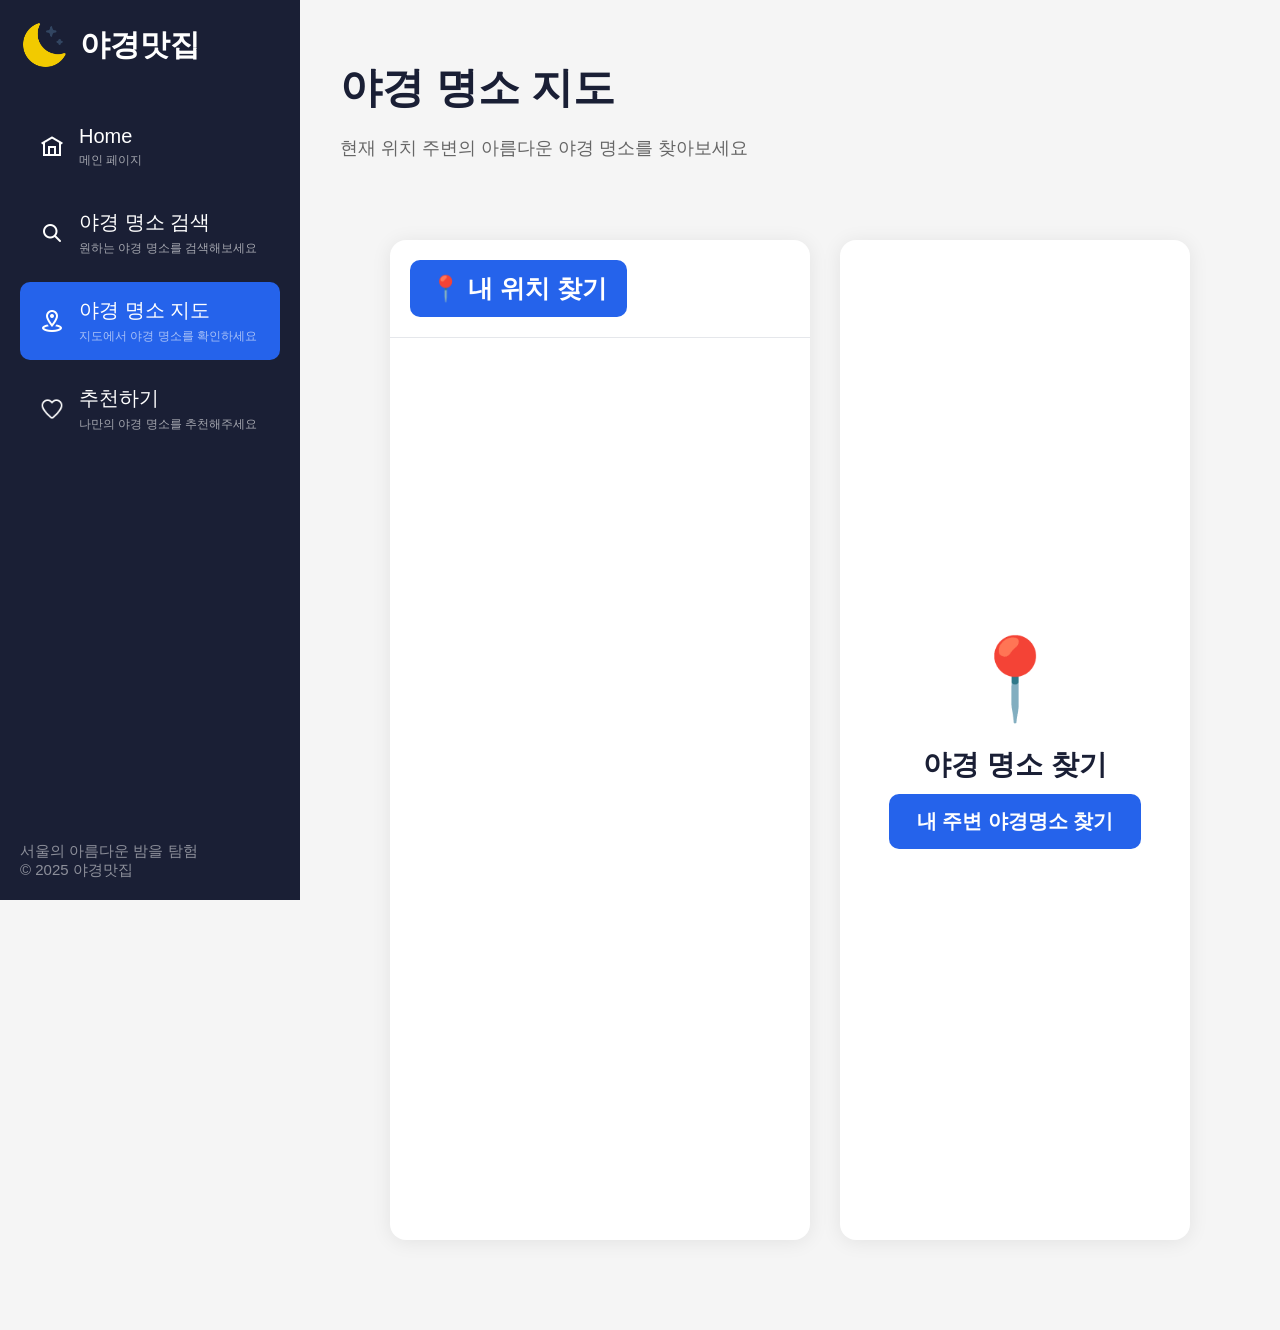
<file: map.html>
<!DOCTYPE html>
<html lang="ko">
<head>
  <meta charset="UTF-8" />
  <meta name="viewport" content="width=device-width, initial-scale=1.0" />
  <title>서울시 야경 명소 정보</title>
  <script src="https://ajax.googleapis.com/ajax/libs/jquery/3.7.0/jquery.min.js"></script>
  <script type="text/javascript" src="//dapi.kakao.com/v2/maps/sdk.js?appkey=5358f7fb468f82d30578b92126b70a82"></script>
  <link rel="stylesheet" href="map.css">

<body>
    <!-- 사이드바 -->
    <div class="sidebar">
        
        <a href="index.html" style="text-decoration: none; color: inherit;">
            <div class="logo">
                <div class="logo-icon"><!-- 달 아이콘 --></div>
                <span>야경맛집</span>
            </div>
        </a>

        <a href="index.html" style="text-decoration: none; color: inherit;">
            <div class="menu-item">
                <div class="menu-icon1"><!-- 홈 아이콘 --></div>
                <div>
                    <div class="menu-title">Home</div>
                    <div class="menu-subtitle">메인 페이지</div>
                </div>
            </div>
        </a>
        
        <a href="search.html" style="text-decoration: none; color: inherit;">
            <div class="menu-item ">
                <div class="menu-icon2"><!-- 검색 아이콘 --></div>
                <div>
                    <div class="menu-title">야경 명소 검색</div>
                    <div class="menu-subtitle">원하는 야경 명소를 검색해보세요</div>
                </div>
            </div>
        </a>   

        <a href="map.html" style="text-decoration: none; color: inherit;">
            <div class="menu-item active">
                <div class="menu-icon3"><!-- 지도 아이콘 --></div>
                <div>
                    <div class="menu-title">야경 명소 지도</div>
                    <div class="menu-subtitle">지도에서 야경 명소를 확인하세요</div>
                </div>
            </div>
        </a>    

        <a href="recommend.html" style="text-decoration: none; color: inherit;">
            <div class="menu-item">
                <div class="menu-icon4"><!-- 하트 아이콘 --></div>
                <div>
                    <div class="menu-title">추천하기</div>
                    <div class="menu-subtitle">나만의 야경 명소를 추천해주세요</div>
                </div>
            </div>
        </a>

        <div class="sidebar-footer">
            서울의 아름다운 밤을 탐험<br>
            © 2025 야경맛집
        </div>
    </div>

     <!--메인컨텐츠-->
    <div class="main-content">
        <div class="search-container">
            <h1 class="page-title">야경 명소 지도</h1>
            <p class="page-subtitle">현재 위치 주변의 아름다운 야경 명소를 찾아보세요</p>
            
             <!-- 지도 컨테이너 -->
            <div class="map-container">
               
                <!-- 지도 영역 -->
                <div class="map-wrapper" >
                    <div class="map-controls">
                        <button class="location-button" onclick="findMyLocation()">
                            📍 내 위치 찾기
                        </button>
                    </div>
                    <div class="map-view">
                        <div id="map" style="width:100%;height:100%;"></div>
                    </div>
                </div>

                <!-- 사이드 패널 -->
                <div class="side-panel">
                    <div class="panel-icon">📍</div>
                    <h3 class="panel-title">야경 명소 찾기</h3>
                  
                    <button class="panel-button" >내 주변 야경명소 찾기 </button>
                </div>
           </div>
    </div>
   <script src="map.js"></script>
</body>
</html>
</html>
</file>
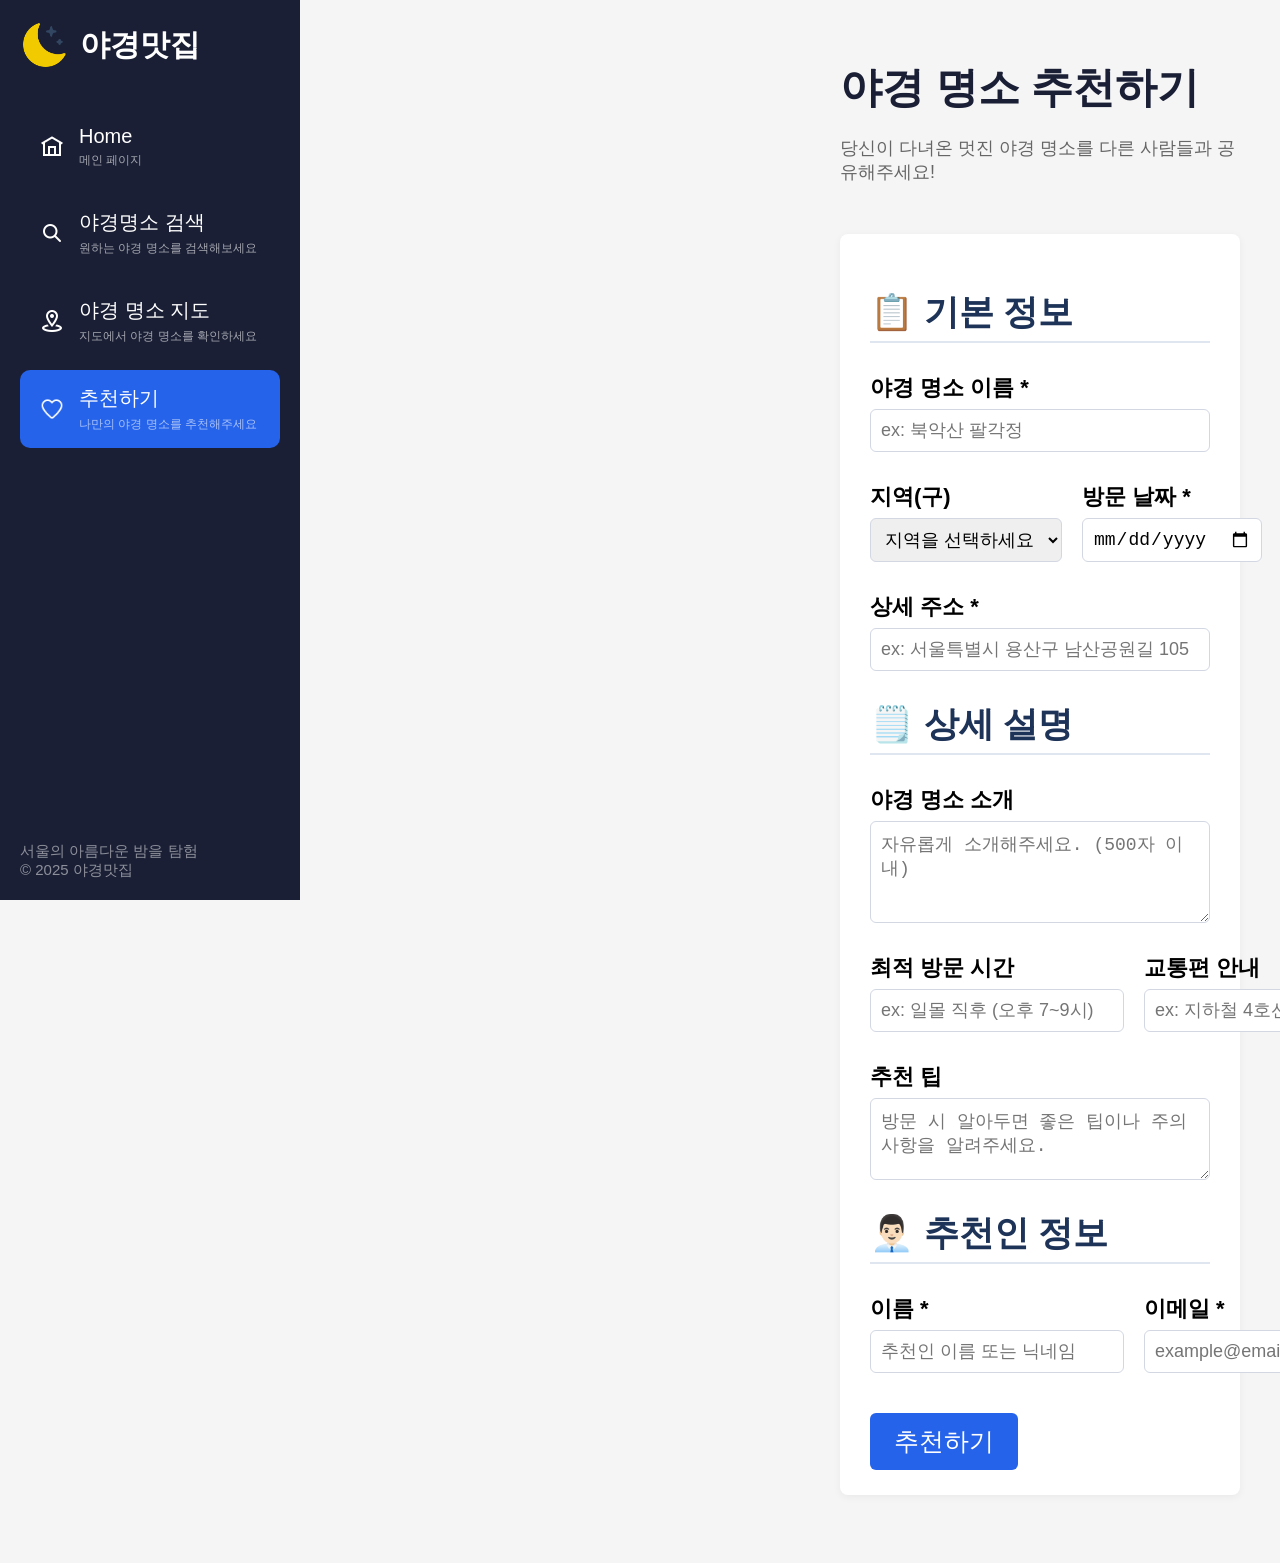
<file: recommend.html>
<!DOCTYPE html>
<html lang="ko">
<head>
  <meta charset="UTF-8" />
  <meta name="viewport" content="width=device-width, initial-scale=1.0" />
  <title>서울시 야경 명소 정보</title>
  <script src="recommend.js" defer></script>
  <link rel="stylesheet" href="recommend.css">

<body>
  <div class="sidebar">
    
    <a href="index.html" style="text-decoration: none; color: inherit;">
      <div class="logo">
        <div class="logo-icon"></div>
        <span>야경맛집</span>
      </div>
    </a>

    <a href="index.html" style="text-decoration: none; color: inherit;">
      <div class="menu-item">
        <div class="menu-icon1"></div>
        <div>
          <div class="menu-title">Home</div>
          <div class="menu-subtitle">메인 페이지</div>
        </div>
      </div>
    </a>
    
    <a href="search.html" style="text-decoration: none; color: inherit;">
      <div class="menu-item ">
        <div class="menu-icon2"></div>
        <div>
          <div class="menu-title">야경명소 검색</div>
          <div class="menu-subtitle">원하는 야경 명소를 검색해보세요</div>
        </div>
      </div>
    </a> 

    <a href="map.html" style="text-decoration: none; color: inherit;">
      <div class="menu-item ">
        <div class="menu-icon3"></div>
        <div>
          <div class="menu-title">야경 명소 지도</div>
          <div class="menu-subtitle">지도에서 야경 명소를 확인하세요</div>
        </div>
      </div>
    </a> 

    <a href="recommend.html" style="text-decoration: none; color: inherit;">
      <div class="menu-item active">
        <div class="menu-icon4"></div>
        <div>
          <div class="menu-title">추천하기</div>
          <div class="menu-subtitle">나만의 야경 명소를 추천해주세요</div>
        </div>
      </div>
    </a>

    <div class="sidebar-footer">
      서울의 아름다운 밤을 탐험<br>
      © 2025 야경맛집
    </div>
  </div>

      <!--메인컨텐츠-->
    <div class="main-content">
        <div class="search-container">
            <h1 class="page-title">야경 명소 추천하기</h1>
            <p class="page-subtitle">당신이 다녀온 멋진 야경 명소를 다른 사람들과 공유해주세요!</p>

        <form class="recommend-form">
            
            <h3>📋 기본 정보</h3>
            <div class="form-group">
                <label>야경 명소 이름 *</label>
                 <input type="text"  class="place" placeholder="ex: 북악산 팔각정 ">
            </div>
           
            <div class="form-row">
                <div class="form-group half">
                <label>지역(구) </label>
                    <select>
                        <option>지역을 선택하세요</option>
                                <option value="용산구">용산구</option>
                                <option value="중구">중구</option>
                                <option value="동작구">동작구</option>
                                <option value="종로구">종로구</option>
                                <option value="영등포구">영등포구</option>
                                <option value="광진구">광진구</option>
                                <option value="성동구">성동구</option>
                                <option value="마포구">마포구</option>
                                <option value="종로구">종로구</option>
                                <option value="서초구">서초구</option>
                                <option value="송파구">송파구</option>
                                <option value="강서구">강서구</option>
                                <option value="강동구">강동구</option>
                                <option value="구로구">구로구</option>
                                <option value="노원구">노원구</option>
                    </select>
                </div>
                
                <div class="form-group half">
                    <label>방문 날짜 *</label>
                    <input type="date" class= "date" >
                </div>
            </div>
           
           
            <div class="form-group">
                <label>상세 주소 *</label>
                <input type="text"  class= "address" placeholder="ex: 서울특별시 용산구 남산공원길 105" >
            </div>

            <h3>🗒️ 상세 설명</h3>
            <div class="form-group">
                <label>야경 명소 소개 </label>
                <textarea rows="4" placeholder="자유롭게 소개해주세요. (500자 이내)"></textarea>
            </div>

            <div class="form-row">
                <div class="form-group half">
                <label>최적 방문 시간</label>
                <input type="text" placeholder="ex: 일몰 직후 (오후 7~9시)">
                </div>
                <div class="form-group half">
                <label>교통편 안내</label>
                <input type="text" placeholder="ex: 지하철 4호선 명동역 3번 출구에서 도보 10분">
                </div>
            </div>

            <div class="form-group">
                <label>추천 팁</label>
                <textarea rows="3" placeholder="방문 시 알아두면 좋은 팁이나 주의사항을 알려주세요."></textarea>
            </div>

            <h3>👨🏻‍💼 추천인 정보</h3>
            <div class="form-row">
                <div class="form-group half">
                <label>이름 *</label>
                <input type="text" class=" name" placeholder="추천인 이름 또는 닉네임">
                </div>
                <div class="form-group half">
                <label>이메일 * </label>
                <input type="email" class="email" placeholder="example@email.com">
                </div>
            </div>

            <button type="submit" id="submit-btn" class="submit-btn"> 추천하기</button>
        </form>
    </div>
</body>
</html>
</file>
<file: map.css>
@charset "UTF-8";
        
  * {
            margin: 0;
            padding: 0;
            box-sizing: border-box;
        }

        body {
            font-family: -apple-system, BlinkMacSystemFont, 'Segoe UI', 'Malgun Gothic', sans-serif;
            background-color: #f5f5f5;
        }

        /* 사이드바 */
        .sidebar {
            position: fixed;
            left: 0;
            top: 0;
            width: 300px;
            height: 100vh;
            background-color: #1a1f35;
            color: white;
            padding: 20px;
            overflow-y: auto;
            z-index: 1000;
        }

        .logo {
            display: flex;
            align-items: center;
            gap: 10px;
            font-size: 30px;
            font-weight: bold;
            margin-bottom: 40px;
        }

        .logo-icon {
            width: 50px;
            height: 50px;
            background-image: url('img/moon.png');
            background-size: contain;  /* 이미지 비율 유지 */
            background-position: center;
            background-repeat: no-repeat;
        }

        .menu-item {
            display: flex;
            align-items: center;
            gap: 15px;
            padding: 15px 20px;
            margin-bottom: 10px;
            border-radius: 10px;
            cursor: pointer;
            
        }

        .menu-item:hover {
            background-color: rgba(255, 255, 255, 0.1);
        }

        .menu-item.active {
            background-color: #2563eb;
        }

        .menu-icon1 {
            /* 메뉴 아이콘 이미지 */
            width: 24px;
            height: 24px;
            background-image: url('img/home.png');
            background-size: contain;  /* 이미지 비율 유지 */
            background-position: center;
            background-repeat: no-repeat;
            
        }
        .menu-icon2 {
            width: 24px;
            height: 24px;
            background-image: url('img/search.png');
            background-size: contain;  /* 이미지 비율 유지 */
            background-position: center;
            background-repeat: no-repeat;
            
        }
        .menu-icon3 {
            width: 24px;
            height: 24px;
            background-image: url('img/marker.png');
            background-size: contain;  /* 이미지 비율 유지 */
            background-position: center;
            background-repeat: no-repeat;
        }
        .menu-icon4 {
            width: 24px;
            height: 24px;
            background-image: url('img/favorite.png');
            background-size: contain;  /* 이미지 비율 유지 */
            background-position: center;
            background-repeat: no-repeat;
            
        }

        .menu-title {
            font-size: 20px;
            font-weight: 500;
        }

        .menu-subtitle {
            font-size: 12px;
            color: rgba(255, 255, 255, 0.6);
            margin-top: 4px;
        }

        .sidebar-footer {
            position: absolute;
            bottom: 20px;
            left: 20px;
            font-size: 15px;
            color: rgba(255, 255, 255, 0.5);
        }

        /* 메인 콘텐츠 */
        .main-content {
            margin-left: 300px;
            min-height: 100vh;
            background-color: #f5f5f5;

        }

        .search-container {
            max-width: 2000px;
            margin: 0 auto;
            padding: 60px 40px;
        } 

        .page-title {
            font-size: 42px;
            font-weight: bold;
            color: #1a1f35;
            margin-bottom: 20px;
        }

        .page-subtitle {
            font-size: 18px;
            color: #666;
            margin-bottom: 50px;
        }

      


        /* 지도 컨테이너 */
        .map-container {
            flex: 1;
            display: flex;
            padding: 30px 50px;
            gap: 30px;
           
        }

        /* 지도 영역 */
        .map-wrapper {
            flex: 1;
            background-color: white;
            border-radius: 16px;
            box-shadow: 0 2px 20px rgba(0, 0, 0, 0.08);
            display: flex;
            flex-direction: column;
            height:1000px;
        }

        .map-controls {
            padding: 20px;
            display: flex;
            align-items: center;
            gap: 15px;
            border-bottom: 1px solid #e5e7eb;
        }

        .location-button {
            display: flex;
            align-items: center;
            gap: 8px;
            padding: 12px 20px;
            background: #2563eb;
            color: white;
            border: none;
            border-radius: 10px;
            font-size: 25px;
            font-weight: 600;
            
        }

        .location-button:hover {
           
            box-shadow: 0 6px 20px rgba(76, 110, 245, 0.4);
        }


        .map-view {
            flex: 1;
            position: relative;
        }

     

        /* 사이드 패널 */
        .side-panel {
            width: 350px;
            background-color: white;
            border-radius: 16px;
            box-shadow: 0 2px 20px rgba(0, 0, 0, 0.08);
            padding: 30px;
            display: flex;
            flex-direction: column;
            align-items: center;
            justify-content: center;
        }

        .panel-icon {
            font-size: 80px;
            margin-bottom: 20px;
            color: #cbd5e1;
        }

        .panel-title {
            font-size: 28px;
            font-weight: bold;
            color: #1a1f35;
            margin-bottom: 10px;
        }

        .panel-button {
            padding: 14px 28px;
            background: #2563eb;
            color: white;
            border: none;
            border-radius: 10px;
            font-size: 20px;
            font-weight: 600;
            cursor: pointer;
            transition: all 0.3s;
        }

        .panel-button:hover {
            transform: translateY(-2px);
            box-shadow: 0 6px 20px rgba(76, 110, 245, 0.4);
        }
        /*지도 마커 정보창 */
        .custom-infowindow {
            display: flex;
            flex-direction: column;
            padding: 10px 15px;
            background: #ffffff;
            border-radius: 8px;
            box-shadow: 0 4px 12px rgba(0, 0, 0, 0.15);
            min-width: 250px; 
            border: 1px solid #ddd;
        }
        .iw-title {
            font-size: 18px;
            font-weight: bold;
            color: #333;
            margin-bottom: 5px;
            padding-bottom: 5px;
            border-bottom: 2px solid #007bff; 
        }
        .iw-detail-item {
            font-size: 14px;
            color: #555;
            margin-top: 3px;
        }
        .iw-label {
            font-weight: 600;
            color: #007bff; 
            margin-right: 5px;
        }
</file>
<file: recommend.css>
@charset "UTF-8";
        
  * {
            margin: 0;
            padding: 0;
            box-sizing: border-box;
        }

        body {
            font-family: -apple-system, BlinkMacSystemFont, 'Segoe UI', 'Malgun Gothic', sans-serif;
            background-color: #f5f5f5;
        }

        /* 사이드바 */
        .sidebar {
            position: fixed;
            left: 0;
            top: 0;
            width: 300px;
            height: 100vh;
            background-color: #1a1f35;
            color: white;
            padding: 20px;
            overflow-y: auto;
            z-index: 1000;
        }

        .logo {
            display: flex;
            align-items: center;
            gap: 10px;
            font-size: 30px;
            font-weight: bold;
            margin-bottom: 40px;
        }

        .logo-icon {
            width: 50px;
            height: 50px;
            background-image: url('img/moon.png');
            background-size: contain;  /* 이미지 비율 유지 */
            background-position: center;
            background-repeat: no-repeat;
        }

        .menu-item {
            display: flex;
            align-items: center;
            gap: 15px;
            padding: 15px 20px;
            margin-bottom: 10px;
            border-radius: 10px;
            cursor: pointer;
            
        }

        .menu-item:hover {
            background-color: rgba(255, 255, 255, 0.1);
        }

        .menu-item.active {
            background-color: #2563eb;
        }

        .menu-icon1 {
            /* 메뉴 아이콘 이미지 */
            width: 24px;
            height: 24px;
            background-image: url('img/home.png');
            background-size: contain;  /* 이미지 비율 유지 */
            background-position: center;
            background-repeat: no-repeat;
            
        }
        .menu-icon2 {
            width: 24px;
            height: 24px;
            background-image: url('img/search.png');
            background-size: contain;  /* 이미지 비율 유지 */
            background-position: center;
            background-repeat: no-repeat;
            
        }
        .menu-icon3 {
            width: 24px;
            height: 24px;
            background-image: url('img/marker.png');
            background-size: contain;  /* 이미지 비율 유지 */
            background-position: center;
            background-repeat: no-repeat;
        }
        .menu-icon4 {
            width: 24px;
            height: 24px;
            background-image: url('img/favorite.png');
            background-size: contain;  /* 이미지 비율 유지 */
            background-position: center;
            background-repeat: no-repeat;
            
        }

        .menu-title {
            font-size: 20px;
            font-weight: 500;
        }

        .menu-subtitle {
            font-size: 12px;
            color: rgba(255, 255, 255, 0.6);
            margin-top: 4px;
        }

        .sidebar-footer {
            position: absolute;
            bottom: 20px;
            left: 20px;
            font-size: 15px;
            color: rgba(255, 255, 255, 0.5);
        }

        /* 메인 콘텐츠 */
        .main-content {
            margin-left: 800px;
            min-height: 100vh;
            background-color: #f5f5f5;
        }

        .search-container {
            max-width: 2000px;
            margin: 0 auto;
            padding: 60px 40px;
        } 

        .page-title {
            font-size: 42px;
            font-weight: bold;
            color: #1a1f35;
            margin-bottom: 20px;
        }

        .page-subtitle {
            font-size: 18px;
            color: #666;
            margin-bottom: 50px;
        }



        h3 {
            margin-top: 30px;
            font-size: 35px;
            color: #1e3358;
            border-bottom: 2px solid #e0e6f0;
            padding-bottom: 5px;
        }

            /* 폼 스타일 */
            .recommend-form {
            background: #fff;
            border-radius: 8px;
            padding: 25px 30px;
            box-shadow: 0 2px 8px rgba(0,0,0,0.05);
            max-width: 1200px;
            }

            .form-group {
        
            display: flex;
            flex-direction: column;
            }

            .form-group label {
            font-weight: 600;
            margin-bottom: 6px;
            font-size: 22px;
            margin-top: 30px;
            }

            .form-group input,
            .form-group select,
            .form-group textarea {
            padding: 10px;
            border: 1px solid #d2d7e2;
            border-radius: 6px;
            font-size: 18px;
            outline: none;
            }

            .form-group input:focus,
            .form-group select:focus,
            .form-group textarea:focus {
            border-color: #5b8efc;
            box-shadow: 0 0 0 2px rgba(91,142,252,0.15);
            }

            .form-row {
            display: flex;
            gap: 20px;
            }

            .form-group.half {
            flex: 1;
            }

            /* 버튼 */
            .submit-btn {
            background-color: #2563eb;
            color: #fff;
            border: none;
            border-radius: 6px;
            padding: 12px 24px;
            cursor: pointer;
            font-size: 25px;
            display: inline-flex;
            align-items: center;
            gap: 6px;
            margin-top: 40px;
            }

            .submit-btn:hover {
            background-color: #4a7de5;
            }
</file>
